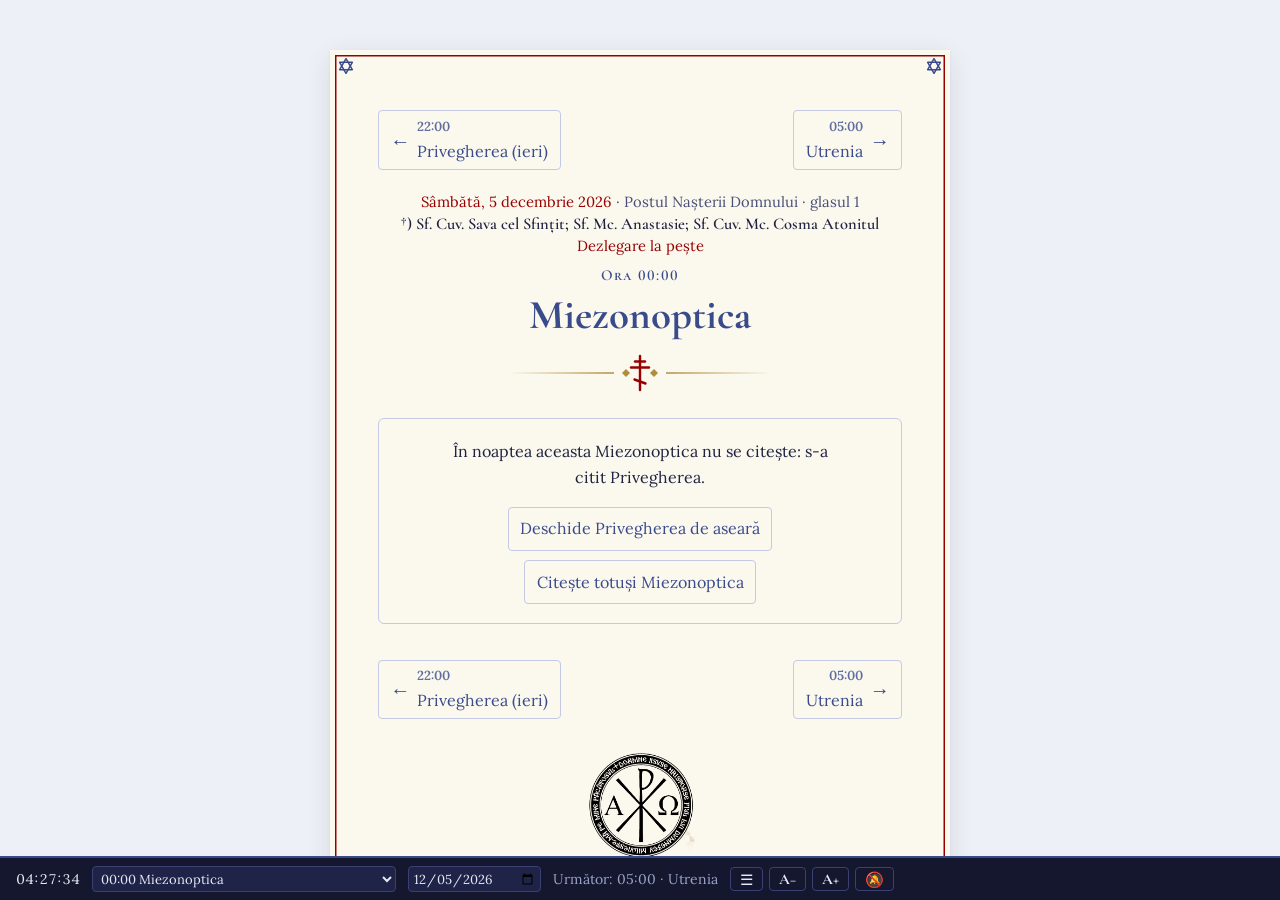
<file: docs/index.html>
<!doctype html>
<html lang="ro">
<head>
  <meta charset="utf-8" />
  <meta name="viewport" content="width=device-width, initial-scale=1" />
  <meta name="theme-color" content="#3a4b8c" />
  <title>Ceaslovnicul</title>
  <link rel="manifest" href="manifest.webmanifest" />
  <link rel="apple-touch-icon" href="css/chi-rho.png" />
  <link rel="icon" href="css/chi-rho.png" />
  <link rel="preconnect" href="https://fonts.googleapis.com" />
  <link rel="preconnect" href="https://fonts.gstatic.com" crossorigin />
  <link href="https://fonts.googleapis.com/css2?family=Cormorant+Garamond:wght@500;600;700&family=Lora:ital,wght@0,400;0,500;1,400&display=swap" rel="stylesheet" />
  <link rel="stylesheet" href="css/styles.css" />
</head>
<body class="app">
  <main id="reader"><article class="page"><div class="page__inner" id="page"><p class="note">Se încarcă…</p></div></article></main>
  <div id="banner" role="status" hidden><span id="banner-text"></span><button id="banner-go" type="button">Deschide</button></div>
  <aside class="status-bar">
    <span class="status-cell status-now" id="status-now">—</span>
    <select id="pick-service" aria-label="Slujba"></select>
    <input id="pick-date" type="date" aria-label="Ziua" />
    <span class="status-cell status-next" id="status-next">—</span>
    <button id="install-btn" type="button" class="fs-btn" hidden>⬇ Instalează</button>
    <span class="status-buttons">
      <button id="now-btn" type="button" class="fs-btn" title="Înapoi la ceasul curent" aria-label="Înapoi la ceasul curent" hidden>⟲</button>
      <button id="full-btn" type="button" class="fs-btn" title="Rânduiala completă: arată și ce nu se citește azi" aria-label="Rânduiala completă" aria-pressed="false">☰</button>
      <button id="text-smaller" type="button" class="fs-btn text-btn" aria-label="Text mai mic">A−</button>
      <button id="text-larger" type="button" class="fs-btn text-btn" aria-label="Text mai mare">A+</button>
      <button id="notif-btn" type="button" class="fs-btn" aria-label="Notificări">🔕</button>
    </span>
  </aside>
  <script src="js/liturgy.js"></script>
  <script src="js/app.js"></script>
</body>
</html>
</file>
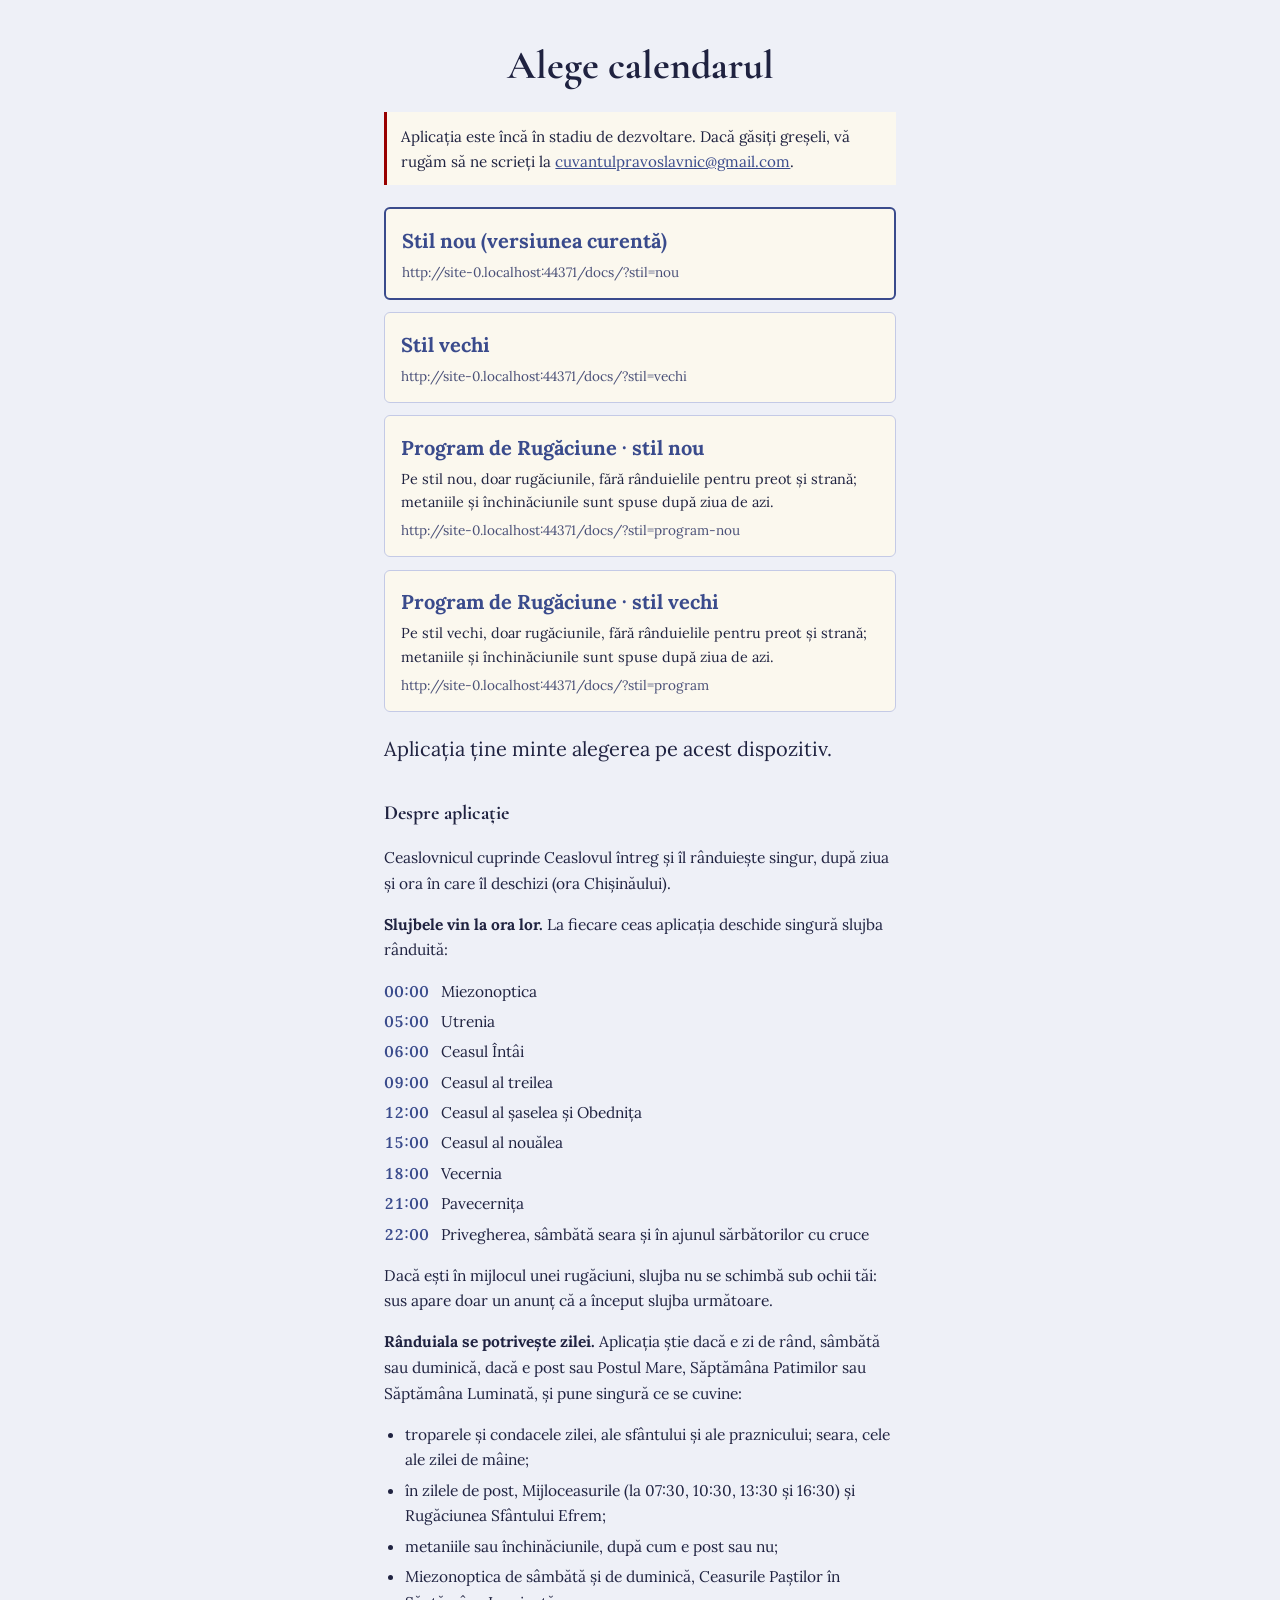
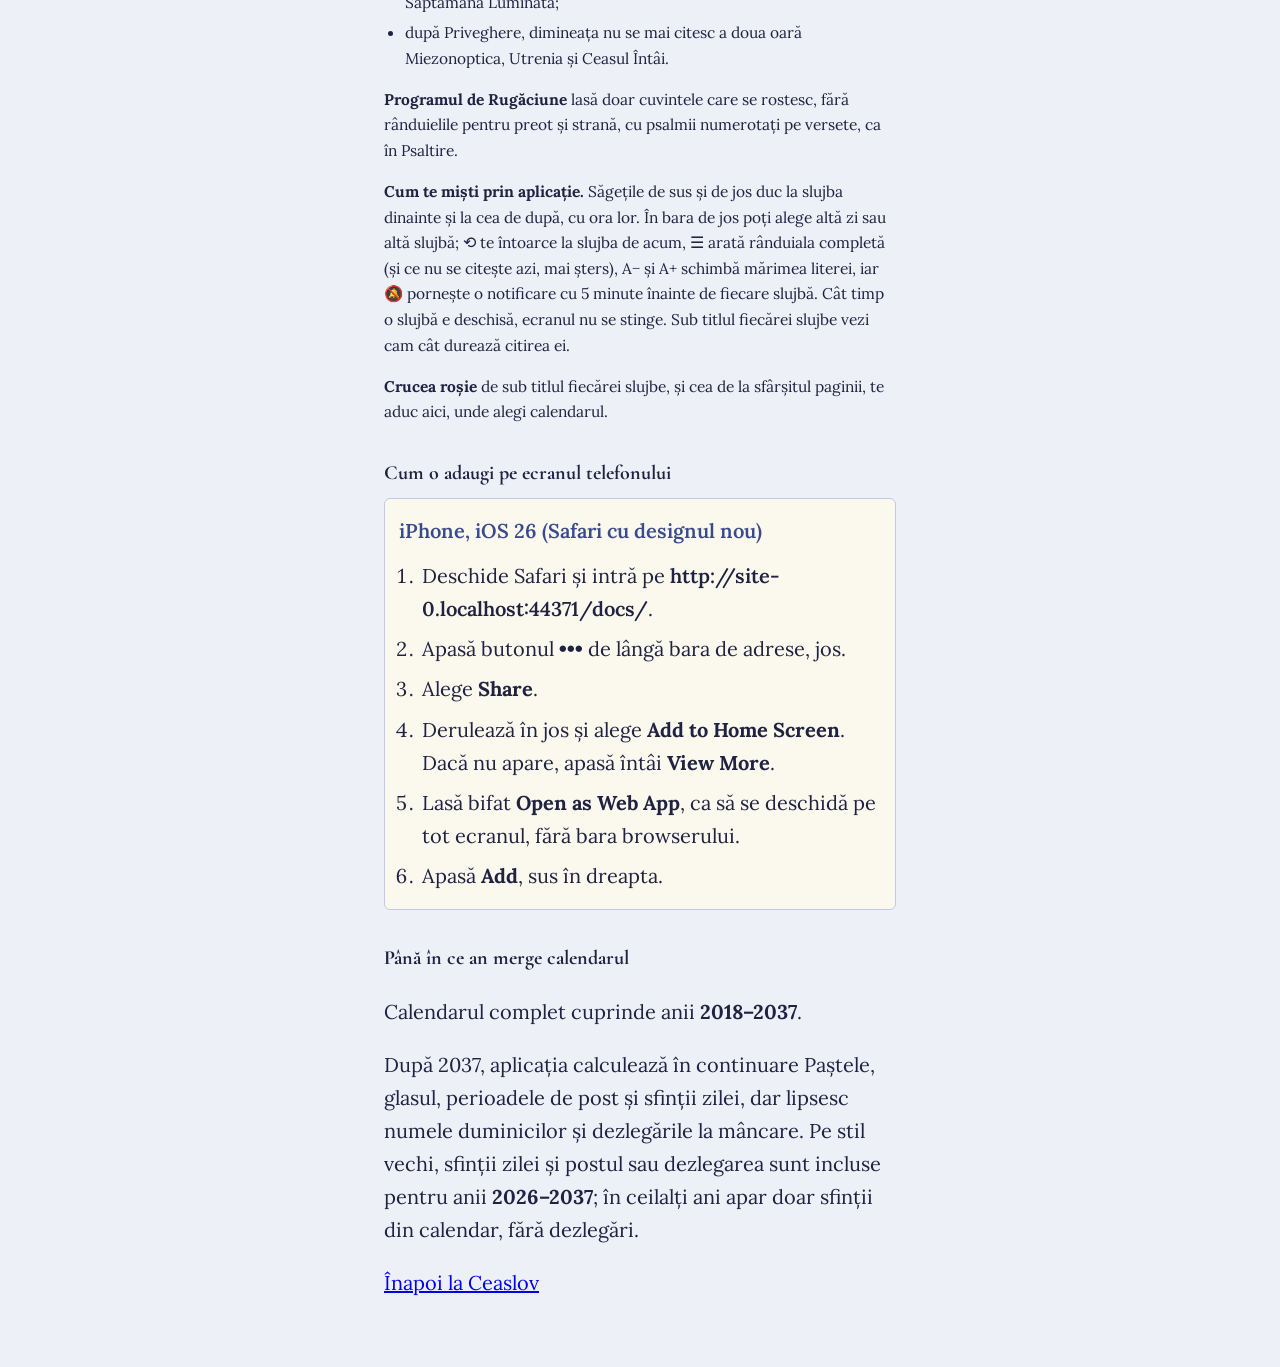
<file: docs/calendar.html>
<!doctype html>
<html lang="ro">
<head>
  <meta charset="utf-8" />
  <meta name="viewport" content="width=device-width, initial-scale=1" />
  <meta name="theme-color" content="#3a4b8c" />
  <title>Calendarul Ceaslovnicului</title>
  <link rel="icon" href="css/chi-rho.png" />
  <link href="https://fonts.googleapis.com/css2?family=Cormorant+Garamond:wght@500;600;700&family=Lora:ital,wght@0,400;0,600;1,400&display=swap" rel="stylesheet" />
  <link rel="stylesheet" href="css/styles.css" />
</head>
<body>
  <main class="calendar">
    <h1>Alege calendarul</h1>
    <p class="calendar__notice">Aplicația este încă în stadiu de dezvoltare. Dacă găsiți greșeli, vă rugăm să ne scrieți la <a href="mailto:cuvantulpravoslavnic@gmail.com">cuvantulpravoslavnic@gmail.com</a>.</p>
    <a class="calendar__choice" id="nou" href="./?stil=nou">
      <span class="calendar__name">Stil nou (versiunea curentă)</span>
      <span class="calendar__url" data-url="./?stil=nou"></span>
    </a>
    <a class="calendar__choice" id="vechi" href="./?stil=vechi">
      <span class="calendar__name">Stil vechi</span>
      <span class="calendar__url" data-url="./?stil=vechi"></span>
    </a>
    <a class="calendar__choice" id="program-nou" href="./?stil=program-nou">
      <span class="calendar__name">Program de Rugăciune · stil nou</span>
      <span class="calendar__desc">Pe stil nou, doar rugăciunile, fără rânduielile pentru preot și strană; metaniile și închinăciunile sunt spuse după ziua de azi.</span>
      <span class="calendar__url" data-url="./?stil=program-nou"></span>
    </a>
    <a class="calendar__choice" id="program" href="./?stil=program">
      <span class="calendar__name">Program de Rugăciune · stil vechi</span>
      <span class="calendar__desc">Pe stil vechi, doar rugăciunile, fără rânduielile pentru preot și strană; metaniile și închinăciunile sunt spuse după ziua de azi.</span>
      <span class="calendar__url" data-url="./?stil=program"></span>
    </a>
    <p>Aplicația ține minte alegerea pe acest dispozitiv.</p>

    <h2>Despre aplicație</h2>
    <div class="calendar__about">
      <p>Ceaslovnicul cuprinde Ceaslovul întreg și îl rânduiește singur, după ziua și ora în care îl deschizi (ora Chișinăului).</p>
      <p><strong>Slujbele vin la ora lor.</strong> La fiecare ceas aplicația deschide singură slujba rânduită:</p>
      <ul class="calendar__hours">
        <li><span>00:00</span> Miezonoptica</li>
        <li><span>05:00</span> Utrenia</li>
        <li><span>06:00</span> Ceasul Întâi</li>
        <li><span>09:00</span> Ceasul al treilea</li>
        <li><span>12:00</span> Ceasul al șaselea și Obednița</li>
        <li><span>15:00</span> Ceasul al nouălea</li>
        <li><span>18:00</span> Vecernia</li>
        <li><span>21:00</span> Pavecernița</li>
        <li><span>22:00</span> Privegherea, sâmbătă seara și în ajunul sărbătorilor cu cruce</li>
      </ul>
      <p>Dacă ești în mijlocul unei rugăciuni, slujba nu se schimbă sub ochii tăi: sus apare doar un anunț că a început slujba următoare.</p>
      <p><strong>Rânduiala se potrivește zilei.</strong> Aplicația știe dacă e zi de rând, sâmbătă sau duminică, dacă e post sau Postul Mare, Săptămâna Patimilor sau Săptămâna Luminată, și pune singură ce se cuvine:</p>
      <ul>
        <li>troparele și condacele zilei, ale sfântului și ale praznicului; seara, cele ale zilei de mâine;</li>
        <li>în zilele de post, Mijloceasurile (la 07:30, 10:30, 13:30 și 16:30) și Rugăciunea Sfântului Efrem;</li>
        <li>metaniile sau închinăciunile, după cum e post sau nu;</li>
        <li>Miezonoptica de sâmbătă și de duminică, Ceasurile Paștilor în Săptămâna Luminată;</li>
        <li>după Priveghere, dimineața nu se mai citesc a doua oară Miezonoptica, Utrenia și Ceasul Întâi.</li>
      </ul>
      <p><strong>Programul de Rugăciune</strong> lasă doar cuvintele care se rostesc, fără rânduielile pentru preot și strană, cu psalmii numerotați pe versete, ca în Psaltire.</p>
      <p><strong>Cum te miști prin aplicație.</strong> Săgețile de sus și de jos duc la slujba dinainte și la cea de după, cu ora lor. În bara de jos poți alege altă zi sau altă slujbă; ⟲ te întoarce la slujba de acum, ☰ arată rânduiala completă (și ce nu se citește azi, mai șters), A− și A+ schimbă mărimea literei, iar 🔕 pornește o notificare cu 5 minute înainte de fiecare slujbă. Cât timp o slujbă e deschisă, ecranul nu se stinge. Sub titlul fiecărei slujbe vezi cam cât durează citirea ei.</p>
      <p><strong>Crucea roșie</strong> de sub titlul fiecărei slujbe, și cea de la sfârșitul paginii, te aduc aici, unde alegi calendarul.</p>
    </div>

    <h2>Cum o adaugi pe ecranul telefonului</h2>
    <details class="calendar__install" open>
      <summary>iPhone, iOS 26 (Safari cu designul nou)</summary>
      <ol>
        <li>Deschide Safari și intră pe <span data-url="./"></span>.</li>
        <li>Apasă butonul <strong>•••</strong> de lângă bara de adrese, jos.</li>
        <li>Alege <strong>Share</strong>.</li>
        <li>Derulează în jos și alege <strong>Add to Home Screen</strong>. Dacă nu apare, apasă întâi <strong>View More</strong>.</li>
        <li>Lasă bifat <strong>Open as Web App</strong>, ca să se deschidă pe tot ecranul, fără bara browserului.</li>
        <li>Apasă <strong>Add</strong>, sus în dreapta.</li>
      </ol>
    </details>

    <h2>Până în ce an merge calendarul</h2>
    <p>Calendarul complet cuprinde anii <strong>2018–2037</strong>.</p>
    <p>După 2037, aplicația calculează în continuare Paștele, glasul, perioadele de post și sfinții zilei, dar lipsesc numele duminicilor și dezlegările la mâncare. Pe stil vechi, sfinții zilei și postul sau dezlegarea sunt incluse pentru anii <strong>2026–2037</strong>; în ceilalți ani apar doar sfinții din calendar, fără dezlegări.</p>
    <p><a href="./">Înapoi la Ceaslov</a></p>
  </main>
  <script>
    for (const span of document.querySelectorAll("[data-url]")) {
      span.textContent = new URL(span.dataset.url, location.href).href;
    }
    let chosen = "nou";
    try { chosen = localStorage.getItem("ceaslovnicul-stil") || "nou"; } catch {}
    document.getElementById(chosen)?.setAttribute("aria-current", "true");
  </script>
</body>
</html>
</file>
<file: docs/css/styles.css>
/* === Tokens === */
/* Two colours, each with one meaning, as in the service books:
   red (--rubric)  = what the book prints in red: rubrics, red initials, how many
                     times, bows and prostrations, verse numbers, the day's date;
   blue (--accent) = the names of things and the way through them, the blue of the
                     corner stars: service and psalm titles, hymn and section names,
                     the arrows and buttons. The words that are said stay in ink. */
:root {
  --bg:        #eef0f7;
  --paper:     #fbf8ee;
  --ink:       #1f2240;
  --ink-soft:  #4a5078;
  --accent:    #3a4b8c;       /* deep Byzantine indigo */
  --accent-2:  #6b7ec4;       /* lighter indigo */
  --rubric:    #980000;       /* liturgical rubric red (matches source docx) */
  --rule:      #c4cae6;
  --gold:      #d4af37;       /* available token (currently unused) */
  --shadow:    0 1px 2px rgba(30, 30, 60, 0.06), 0 6px 24px rgba(30, 30, 60, 0.10);
  /* Star of David outlined in accent indigo (#3a4b8c) — no fill, so the
     paper background shows through the triangles and the central hexagon.
     Reused as 4 corner ornaments via background-image on .page__inner. */
  --star: url("data:image/svg+xml;utf8,<svg xmlns='http://www.w3.org/2000/svg' viewBox='0 0 24 24'><g fill='none' stroke='%233a4b8c' stroke-width='2.2' stroke-linejoin='round'><polygon points='12,1 21.5,17.5 2.5,17.5'/><polygon points='21.5,6.5 12,23 2.5,6.5'/></g></svg>");
  --maxw:      62ch;
  /* Reader's text size, set from the A−/A+ buttons (see player.js). Scales
     both the body text and everything sized in rem on the content pages;
     the player chrome never sets it, so the status bar stays put. */
  --text-scale: 1;
  --font-display: "Cormorant Garamond", "Garamond", "Times New Roman", serif;
  --font-body:    "Lora", "Georgia", "Times New Roman", serif;
}

* { box-sizing: border-box; }

html, body { margin: 0; padding: 0; }

html { font-size: calc(100% * var(--text-scale)); }

body {
  background: var(--bg);
  color: var(--ink);
  font-family: var(--font-body);
  font-size: calc(clamp(16px, 1.05vw + 12px, 20px) * var(--text-scale));
  line-height: 1.65;
  -webkit-font-smoothing: antialiased;
  text-rendering: optimizeLegibility;
  /* Romanian-specific OpenType variants — gives î / â / ş / ţ the proper
     glyphs in fonts that ship a `locl` table for Romanian. Belt-and-braces
     with the <html lang="ro"> already on the page. */
  font-feature-settings: "locl" 1;
}

/* ====================================================================== */
/* Content pages                                                          */
/* ====================================================================== */

.page {
  min-height: 100vh;
  padding: clamp(1.25rem, 3vw, 3rem) clamp(1rem, 4vw, 2.5rem) 4rem;
  display: flex;
  flex-direction: column;
  align-items: center;
}

.page__inner {
  position: relative;
  width: 100%;
  max-width: var(--maxw);
  padding: clamp(2.5rem, 5.5vw, 3.75rem) clamp(1.75rem, 4.5vw, 3rem) clamp(2rem, 4vw, 2.75rem);
  margin: 0.75rem;
  /* Cream card with a rubric-red rule and a blue Star of David in each of
     the four corners. The paper inset masks the rubric inset's interior so
     only the 1.5px band between them shows as a red line. Stars are
     positioned inside the rule (8px from each edge) so the inset shadow
     doesn't clip them. */
  background-color: var(--paper);
  background-image: var(--star), var(--star), var(--star), var(--star);
  background-position:
    left 8px top 8px,
    right 8px top 8px,
    left 8px bottom 8px,
    right 8px bottom 8px;
  background-repeat: no-repeat;
  background-size: 16px 16px;
  box-shadow:
    inset 0 0 0 5px   var(--paper),
    inset 0 0 0 6.5px var(--rubric),
    var(--shadow);
}

@media (max-width: 720px) {
  .page__inner {
    padding: 1.5rem 1rem 1.25rem;
  }
}

.page__eyebrow {
  display: flex;
  justify-content: space-between;
  align-items: baseline;
  gap: 1rem;
  font-family: var(--font-display);
  font-variant: small-caps;
  letter-spacing: 0.08em;
  color: var(--ink-soft);
  font-size: 0.95rem;
  margin-bottom: 0.25rem;
}

.page__eyebrow .scheduled-time {
  color: var(--accent);
  font-weight: 600;
}

.page__title {
  font-family: var(--font-display);
  font-weight: 700;
  font-size: clamp(1.8rem, 1.2vw + 1.6rem, 2.6rem);
  line-height: 1.15;
  margin: 0 0 0.25rem;
  color: var(--accent);
  text-align: center;
}

/* Headpiece under the title: tapering gold rules with small lozenges,
   flanking a rubric-red three-bar Orthodox cross. */
.page__rule {
  width: min(100%, 17rem);
  height: 2.4rem;
  background: center / contain no-repeat
    url("data:image/svg+xml;utf8,<svg xmlns='http://www.w3.org/2000/svg' viewBox='0 0 272 38'><defs><linearGradient id='l' x1='0' x2='1'><stop offset='0' stop-color='%23b08d3c' stop-opacity='0'/><stop offset='1' stop-color='%23b08d3c'/></linearGradient><linearGradient id='r' x1='1' x2='0'><stop offset='0' stop-color='%23b08d3c' stop-opacity='0'/><stop offset='1' stop-color='%23b08d3c'/></linearGradient></defs><rect x='4' y='18.25' width='106' height='1.5' fill='url(%23l)'/><rect x='162' y='18.25' width='106' height='1.5' fill='url(%23r)'/><g fill='%23b08d3c'><path d='M118 19 l4 -4 l4 4 l-4 4z'/><path d='M146 19 l4 -4 l4 4 l-4 4z'/></g><g stroke='%23980000' stroke-width='2.4' stroke-linecap='round'><line x1='136' y1='2' x2='136' y2='36'/><line x1='131' y1='7.5' x2='141' y2='7.5'/><line x1='127' y1='13.5' x2='145' y2='13.5'/><line x1='130.5' y1='25.5' x2='141.5' y2='29.5'/></g></svg>");
  border: 0;
  margin: 0.9rem auto 1.6rem;
}

.page__body h2 {
  font-family: var(--font-body);
  font-weight: 700;
  font-size: 1em;
  color: var(--accent);
  margin: 1em 0 0.3em;
  line-height: 1.4;
  text-align: center;
}
/* Inline .rubric spans inside an unclassified h2, or inside any liturgical-
   phrase class, should defer to the parent's colour AND weight — otherwise
   a stray `<span class="rubric">` in the source paints a blue doxology red
   or strips its bold weight (since .rubric pins font-weight: 500). */
.page__body h2 .rubric,
.page__body .trisagion .rubric,
.page__body .versicle .rubric,
.page__body .doxology .rubric,
.page__body .kyrie .rubric,
.page__body .psalm-heading .rubric,
.page__body .page-ending .rubric {
  color: inherit;
  font-weight: inherit;
}

.page__body h3 {
  font-family: var(--font-display);
  font-weight: 600;
  font-size: 1.18em;
  color: var(--accent);
  margin: 0.8em 0 0.25em;
  line-height: 1.3;
}

.page__body p {
  margin: 0 0 0.5em;
  text-align: left;
  hyphens: none;
  text-wrap: pretty;        /* progressive enhancement on supporting browsers */
}

/* Alignment classes honour the source docx <w:jc> values. */
.page__body .align-center  { text-align: center; }
.page__body .align-justify { text-align: justify; hyphens: auto; }
.page__body .align-right   { text-align: right; }

/* Rubric (red) inline text — instructions, responses, prayer-name calls. */
.rubric {
  color: var(--rubric);
  font-weight: 500;
}

/* Liturgical-phrase classes pin font-size to 1em (body text size) so the
   same prayer reads at the same size regardless of whether the source docx
   wrapped it in <h2>, <h3> or <p>. The Trisagion / Kyrie / Doxology are
   prayer body text; the psalm heading is the only one that keeps the
   heading-sized 1.5em since it's a section title. */

/* Red, bold, centred, body-size — Trisagion + the "Dumnezeule milostivește-Te"
   versicle (both are short emphasised prayer lines with the same look). */
.page__body h2.trisagion,
.page__body h3.trisagion,
.page__body p.trisagion,
.page__body h2.versicle,
.page__body h3.versicle,
.page__body p.versicle {
  color: var(--rubric);
  font-family: var(--font-body);
  font-weight: 700;
  font-size: 1em;
  text-align: center;
}

/* Doxology ("Slavă Tatălui…") — accent-blue, bold, centred, body-size. */
.page__body h2.doxology,
.page__body h3.doxology,
.page__body p.doxology {
  color: var(--accent);
  font-family: var(--font-body);
  font-weight: 700;
  font-size: 1em;
  text-align: center;
}

/* Kyrie ("Doamne miluiește…") — red, bold, centred, body-size. */
.page__body h2.kyrie,
.page__body h3.kyrie,
.page__body p.kyrie {
  color: var(--rubric);
  font-family: var(--font-body);
  font-weight: 700;
  font-size: 1em;
  text-align: center;
}

/* Psalm headings ("Psalmul N") — red, bold, centred, heading-sized. */
.page__body h2.psalm-heading,
.page__body h3.psalm-heading,
.page__body p.psalm-heading {
  color: var(--rubric);
  font-weight: 700;
  font-size: 1.5em;
  text-align: center;
}

/* Page ending ("Sfârșitul …") — accent-blue, bold, centred. Added with a
   margin on top so it sits as a separate closing marker after the prayers. */
.page__body h2.page-ending,
.page__body h3.page-ending,
.page__body p.page-ending {
  color: var(--accent);
  font-family: var(--font-body);
  font-weight: 700;
  font-size: 1em;
  text-align: center;
  margin-top: 2em;
}

/* Liturgical phrases (trisagion / kyrie / doxology) usually appear as a tight
   sequence — pull whatever follows up close so they read as one block instead
   of being pushed apart by default heading top-margins. */
.page__body :is(p, h2, h3).trisagion     + :is(p, h2, h3),
.page__body :is(p, h2, h3).versicle      + :is(p, h2, h3),
.page__body :is(p, h2, h3).kyrie         + :is(p, h2, h3),
.page__body :is(p, h2, h3).doxology      + :is(p, h2, h3),
.page__body :is(p, h2, h3).psalm-heading + :is(p, h2, h3) {
  margin-top: 0.35em;
}

/* Drop cap on the first letter of each section's opening paragraph. */
/* Section-opening initial: a plain uppercase letter, just in rubric red. */
.dropcap {
  color: var(--rubric);
}

/* Chi-Rho Α–Ω medallion painted between the body and the nav. */
.page__footer-mark {
  display: block;
  width: 110px;
  height: 110px;
  margin: 2rem auto 1.25rem;
  background: center / contain no-repeat url("chi-rho.png");
}

.page__nav {
  display: flex;
  justify-content: space-between;
  align-items: center;
  gap: 0.5rem;
  margin-top: 0.5rem;
  font-family: var(--font-display);
  font-size: 0.95rem;
  color: var(--ink-soft);
}

.page__nav a {
  color: var(--accent);
  text-decoration: none;
  border-bottom: 1px dotted var(--rule);
}
.page__nav a:hover { border-bottom-color: var(--accent); }
.page__nav .spacer { flex: 1; }
.page__nav--top {
  margin: 0 0 1rem;
  padding-bottom: 0.5rem;
  border-bottom: 1px solid var(--rule);
}

@media (max-width: 540px) {
  .page { padding: 0.5rem 0.25rem 2rem; }
  .page__body p { font-size: 0.95rem; }
  .page__footer-mark { width: 84px; height: 84px; margin: 1.5rem auto 1rem; }
}

@media print {
  body { background: #fff; }
  .page__inner { box-shadow: none; }
  .page__nav { display: none; }
}

/* ====================================================================== */
/* Player chrome                                                           */
/* ====================================================================== */

body.player {
  height: 100vh;
  overflow: hidden;
  background: #14172e;
  display: flex;
  flex-direction: column;
}

.frame-wrap {
  flex: 1 1 auto;
  min-height: 0;
  background: var(--bg);
}

#player-frame {
  display: block;
  width: 100%;
  height: 100%;
  border: 0;
  background: var(--bg);
}

.status-bar {
  flex: 0 0 auto;
  display: flex;
  align-items: center;
  gap: 0.75rem;
  padding: 0.5rem 1rem;
  background: #14172e;
  color: #e5e8f5;
  font-family: var(--font-body);
  font-size: 0.9rem;
  border-top: 2px solid var(--accent);
}

.status-cell { white-space: nowrap; overflow: hidden; text-overflow: ellipsis; }
.status-now  { color: #e5e8f5; font-variant-numeric: tabular-nums; }
.status-slot { color: #c8d0ee; font-weight: 600; flex: 1; text-align: center; }
.status-next { color: #9aa3c8; }

.fs-btn {
  background: transparent;
  color: #e5e8f5;
  border: 1px solid #3a4072;
  border-radius: 4px;
  padding: 0.2rem 0.55rem;
  font-size: 0.95rem;
  cursor: pointer;
  line-height: 1;
}
.fs-btn:hover { background: #1f2347; }
.fs-btn:disabled { opacity: 0.35; cursor: default; background: transparent; }
.text-btn { font-family: var(--font-display); font-weight: 700; min-width: 2.1rem; }
/* Text-size, notification and fullscreen buttons wrap as one group. */
.status-buttons { display: inline-flex; gap: 0.4rem; flex: 0 0 auto; }

@media (max-width: 540px) {
  .status-bar { flex-wrap: wrap; font-size: 0.82rem; gap: 0.4rem; padding: 0.4rem 0.6rem; }
  .status-slot { order: -1; flex-basis: 100%; text-align: left; }
  .status-next { font-size: 0.78rem; }
}

/* ====================================================================== */
/* Ceaslovnicul: one page, no iframe                                       */
/* ====================================================================== */
body.app { height: 100vh; height: 100dvh; display: flex; flex-direction: column; overflow: hidden; background: #14172e; }
#reader { flex: 1 1 auto; min-height: 0; overflow-y: auto; background: var(--bg); -webkit-overflow-scrolling: touch; }
.page__inner { font-size: calc(1rem * var(--reader-scale, 1)); }
.page__inner .page__body p { font-size: 1em; }
.day { text-align: center; color: var(--ink-soft); font-size: 0.92em; margin: 0 0 0.4rem; line-height: 1.4; }
.day__saint { color: var(--ink); font-family: var(--font-display); font-size: 1.12em; font-weight: 600; }
.day__rubric { color: var(--rubric); }
.day__date { color: var(--rubric); }
.note { text-align: center; font-size: 0.86em; color: var(--ink-soft); margin: 0 0 0.9rem; }
.slot { margin: 0.2em 0 0.7em; }
.slot__label { text-align: center; color: var(--accent); font-weight: 600; margin: 0.6em 0 0.15em; }
.hidden-branch { opacity: 0.42; border-left: 2px solid var(--rule); padding-left: 0.5em; }
.catisma { margin: 0.5em 0 0.9em; border: 1px solid var(--rule); border-radius: 4px; padding: 0.35em 0.7em; }
.catisma summary { cursor: pointer; color: var(--accent); font-weight: 600; text-align: center; }
.day__all { margin: 0.4rem 0 0.2rem; text-align: left; }
.day__all summary { text-align: center; cursor: pointer; color: var(--accent); min-height: 44px; line-height: 44px; }
.day__all p { margin: 0.35rem 0; color: var(--ink); }
a.page__rule { display: block; cursor: pointer; }
a.page__rule:focus-visible, a.page__footer-mark:focus-visible { outline: 2px solid var(--accent); outline-offset: 2px; }
.calendar { max-width: 34rem; margin: 0 auto; padding: 2rem 16px 3rem; }
.calendar h1 { font-family: var(--font-display); text-align: center; margin: 0 0 1.5rem; }
.calendar__notice { margin: -0.6rem 0 1.4rem; padding: 0.7rem 0.9rem; border-left: 3px solid var(--rubric); background: var(--paper); font-size: 0.95rem; }
.calendar__notice a { color: var(--accent); overflow-wrap: anywhere; }
.calendar h2 { font-family: var(--font-display); font-size: 1.25rem; margin: 2rem 0 0.5rem; }
.calendar__choice { display: block; padding: 0.9rem 1rem; margin: 0 0 0.8rem; border: 1px solid var(--rule); border-radius: 6px; background: var(--paper); color: var(--ink); text-decoration: none; }
.calendar__choice:hover { border-color: var(--accent); }
.calendar__choice[aria-current="true"] { border: 2px solid var(--accent); }
.calendar__name { display: block; font-weight: 700; color: var(--accent); }
.calendar__url { display: block; font-size: 0.85rem; overflow-wrap: anywhere; color: var(--ink-soft); margin-top: 0.25rem; }
.calendar__desc { display: block; font-size: 0.9rem; color: var(--ink); margin-top: 0.25rem; }
.service-nav { display: flex; justify-content: space-between; gap: 0.6rem; font-family: inherit; }
.service-nav--top { margin-bottom: 1.4rem; }
.service-nav--bottom { margin-top: 2.2rem; }
.service-nav__btn { display: inline-flex; align-items: center; gap: 0.45em; min-height: 44px; max-width: 48%; padding: 0.35em 0.7em; font: inherit; font-size: 0.95rem; line-height: 1.2; color: var(--accent); cursor: pointer; }
.service-nav__next { text-align: right; margin-left: auto; }
.service-nav__prev { text-align: left; }
.page__eyebrow { justify-content: center; font-variant-numeric: lining-nums; }
.service-nav__time { display: block; font-size: 0.82em; font-weight: 600; opacity: 0.8; }
.service-nav__arrow { flex: 0 0 auto; font-size: 1.25em; }
.service-nav__btn:hover { background: var(--bg); }
.service-nav__btn:focus-visible { outline: 2px solid var(--accent); outline-offset: 2px; }
@media print { .service-nav { display: none; } }
.service-next { margin-top: 2.2em; border-top: 1px solid var(--rule); padding-top: 1em; text-align: center; }
.linkbtn { background: none; border: 1px solid var(--rule); border-radius: 4px; padding: 0.3em 0.7em; color: var(--accent); font: inherit; cursor: pointer; }
#banner { flex: 0 0 auto; display: flex; gap: 0.6rem; justify-content: center; align-items: center; padding: 0.4rem 0.8rem; background: var(--accent); color: #fff; font: 15px var(--font-body); }
#banner[hidden] { display: none; }
#banner button { background: #fff; color: var(--accent); border: 0; border-radius: 4px; padding: 0.2rem 0.6rem; font: inherit; cursor: pointer; }
.status-bar { font-size: 14px; }
.status-bar select, .status-bar input[type="date"] { background: #1f2347; color: #e5e8f5; border: 1px solid #3a4072; border-radius: 4px; font: 13px var(--font-body); padding: 0.15rem 0.25rem; min-width: 0; }
.status-bar select { flex: 1 1 9rem; max-width: 19rem; }
@media (max-width: 720px) {
  .status-bar { flex-wrap: wrap; gap: 0.35rem; padding: 0.35rem 0.5rem; }
  .status-now, .status-next { font-size: 12px; }
  .status-next { flex: 1 1 100%; order: 3; }
  .status-buttons { order: 2; margin-left: auto; }
}
.fs-btn[aria-pressed="true"] { background: #3a4b8c; border-color: #6b7ec4; }

/* Psalms: the title stands apart, and every verse starts its own line with its number. */
.page__body .psalm-title {
  text-align: center;
  font-family: var(--font-display);
  font-size: 1.15em;
  font-weight: 700;
  letter-spacing: 0.04em;
  font-variant-numeric: lining-nums;
  color: var(--accent);
  margin: 1.6em 0 0.6em;
  padding-top: 0.8em;
  border-top: 1px solid var(--rule);
}
.page__body .psalm-title .rubric { color: inherit; font-weight: inherit; }
.page__body p.verse {
  position: relative;
  padding-left: 2.2em;
  margin: 0 0 0.3em;
}
.verse__n {
  position: absolute;
  left: 0;
  top: 0.2em;
  width: 1.8em;
  text-align: right;
  font-size: 0.78em;
  font-weight: 600;
  font-variant-numeric: lining-nums tabular-nums;
  color: var(--rubric);
  user-select: none;
}
.page__body p.verse + p:not(.verse):not(.psalm-title) { margin-top: 0.8em; }

/* A title kept from the rubrics (Psalmul 50, Rugăciunea Sfântului Efrem...) reads as a name, in blue. */
.rubric--title { color: var(--accent); font-weight: 600; }

.reading-time { color: var(--ink-soft); font-variant: normal; letter-spacing: 0; font-size: 0.85em; }
.page__eyebrow { flex-wrap: wrap; column-gap: 0.9rem; }
.reading-time:empty { display: none; }

.vigil-note { text-align: center; margin: 1.5em 0; padding: 1.2em 1em; border: 1px solid var(--rule); border-radius: 6px; }
.vigil-note p { text-align: center; margin-bottom: 1em; }
.vigil-note .linkbtn { display: block; margin: 0.6em auto 0; min-height: 44px; }

.calendar__install { margin: 0 0 1rem; padding: 0.6rem 0.9rem; border: 1px solid var(--rule); border-radius: 6px; background: var(--paper); }
.calendar__install summary { cursor: pointer; font-weight: 600; color: var(--accent); min-height: 44px; display: flex; align-items: center; }
.calendar__install ol { margin: 0.4rem 0 0.2rem; padding-left: 1.4rem; }
.calendar__install li { margin: 0 0 0.45rem; }
.calendar__install [data-url] { overflow-wrap: anywhere; font-weight: 600; }

.calendar__about { margin: 0 0 1.2rem; }
.calendar__about p, .calendar__about li { font-size: 0.97rem; }
.calendar__about ul { padding-left: 1.3rem; margin: 0 0 0.8rem; }
.calendar__about li { margin: 0 0 0.3rem; }
.calendar__hours { list-style: none; padding-left: 0 !important; }
.calendar__hours span { display: inline-block; min-width: 3.4em; font-weight: 600; color: var(--accent); font-variant-numeric: tabular-nums lining-nums; }
</file>
